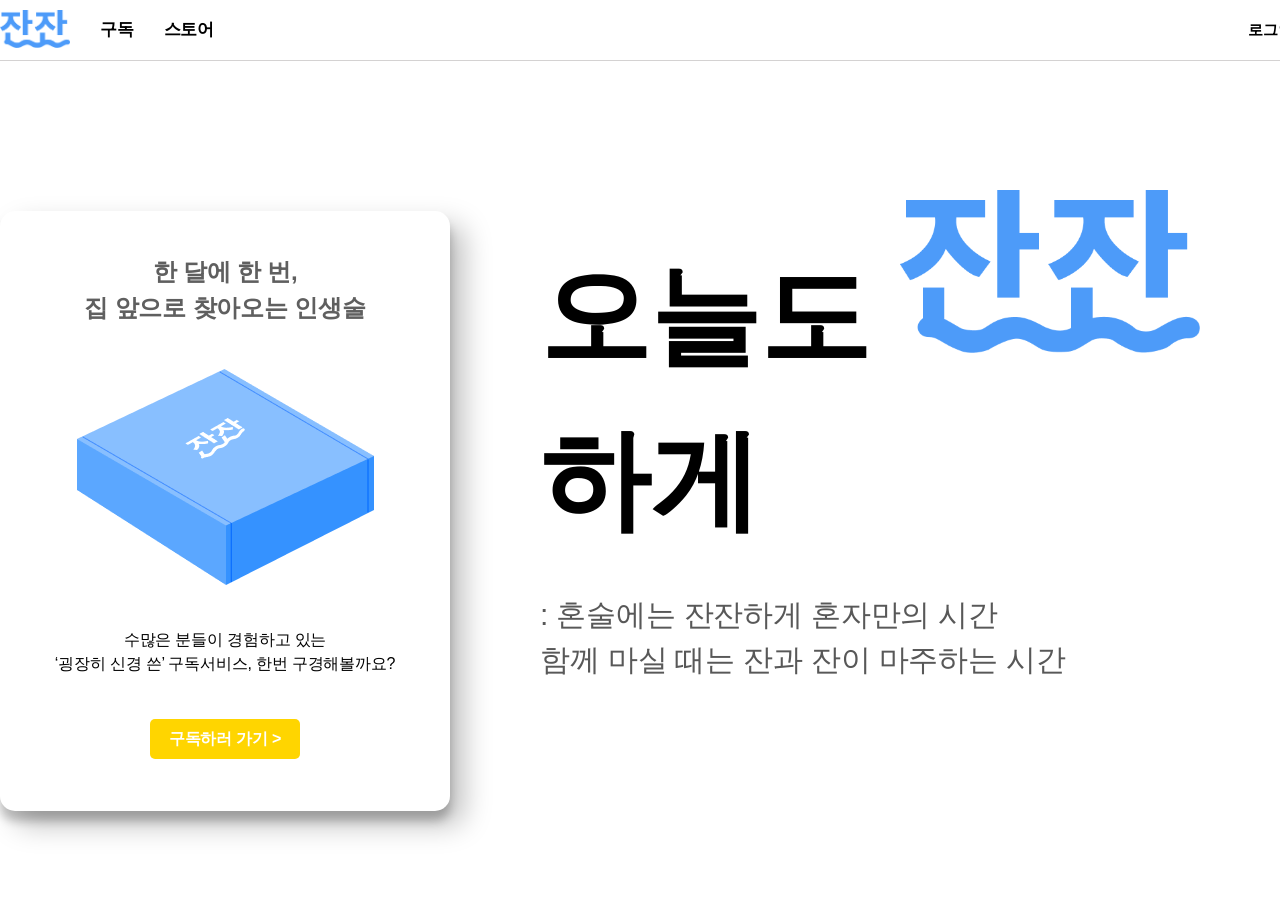
<file: frontWeb/src/main/webapp/project/JanJan/index.html>
<!DOCTYPE html>
<html lang="en">
<head>
    <meta charset="UTF-8">
    <meta name="viewport" content="width=device-width, initial-scale=1.0">
    <link rel="stylesheet" href="./css/reset.css">
    <link rel="stylesheet" href="./css/global.css">
    <link rel="stylesheet" href="./css/main.css">
    <title>잔잔</title>
</head>
<body>
    <div class="wrap">
        <header>
            <!--gnb-->
            <div class="inner">
                <div class="gnb">
                    <div class="gnbL">
                        <ul>
                            <li><a href="index.html"><img src="./img/logo.png" class="logo"></a></li>
                            <li><a href="sub.html">구독</a></li>
                            <li><a href="store.html">스토어</a></li>
                        </ul>
                    </div>
                    <div class="gnbR">
                        <ul>
                            <li><a href="login.html">로그인/회원가입</a></li>
                            <li><a href="bag.html"><img src="./img/bag.png" class="bag"></a></li>
                        </ul>
                    </div>
                </div>
            </div>
        </header>
            <section id="main"><!--여기에 콘텐츠 넣으시면 됩니다.-->

                    <div class="inner">
                        <div class="bgInner">
                            <div class="ment">
                                <h1>오늘도 <img src="./img/bgLogo.png" class="bgImg"> 하게</h1>
                                <h3>: 혼술에는 잔잔하게 혼자만의 시간 <br>
                                    함께 마실 때는 잔과 잔이 마주하는 시간</h3>
                            </div>
     
                            <div class="infoBox">
                                
                                <div class="infoContent">
                                    <h2>한 달에 한 번, <br> 집 앞으로 찾아오는 인생술 </h2>
                                </div>                             
                                <div class="infoContent">
                                    <img src="./img/subBox.png" alt="">
                                </div>
                                <div class="infoContent">
                                    <p>수많은 분들이 경험하고 있는 <br> <strong>‘굉장히 신경 쓴’</strong> 구독서비스,
                                        한번 구경해볼까요?</p>
                                </div>
                                <div class="infoContent">
                                    <div class="subBtn">
                                        <a href="./sub.html">구독하러 가기 ></a>
                                    </div>
                                </div>
                            </div>
                        </div>

                    </div>
   
            </section>
    </div>

</body>
</html>
</file>
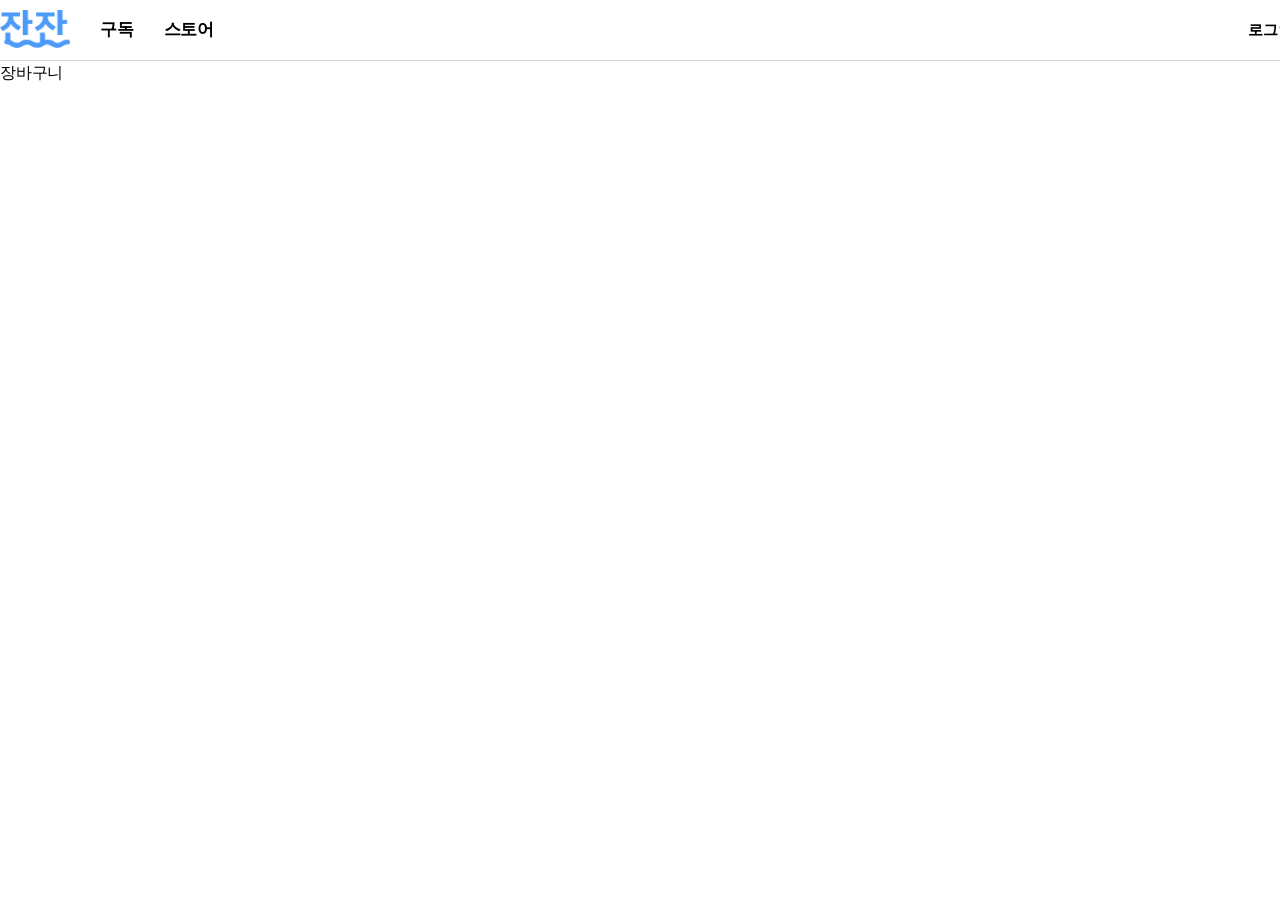
<file: frontWeb/src/main/webapp/project/JanJan/bag.html>
<!DOCTYPE html>
<html lang="en">
<head>
    <meta charset="UTF-8">
    <meta name="viewport" content="width=device-width, initial-scale=1.0">
    <link rel="stylesheet" href="./css/reset.css">
    <link rel="stylesheet" href="./css/global.css">
    
    <title>잔잔</title>
</head>
<body>
    <div class="wrap">
        <header>
            <!--gnb-->
            <div class="inner">
                <div class="gnb">
                    <div class="gnbL">
                        <ul>
                            <li><a href="index.html"><img src="./img/logo.png" class="logo"></a></li>
                            <li><a href="sub.html">구독</a></li>
                            <li><a href="store.html">스토어</a></li>
                        </ul>
                    </div>
                    <div class="gnbR">
                        <ul>
                            <li><a href="login.html">로그인/회원가입</a></li>
                            <li><a href="bag.html"><img src="./img/bag.png" class="bag"></a></li>
                        </ul>
                    </div>
                </div>
            </div>
        </header>
        <div class="inner">
            <section><!--여기에 콘텐츠 넣으시면 됩니다.-->
                장바구니
            </section>
        </div>
    </div>

</body>
</html>
</file>
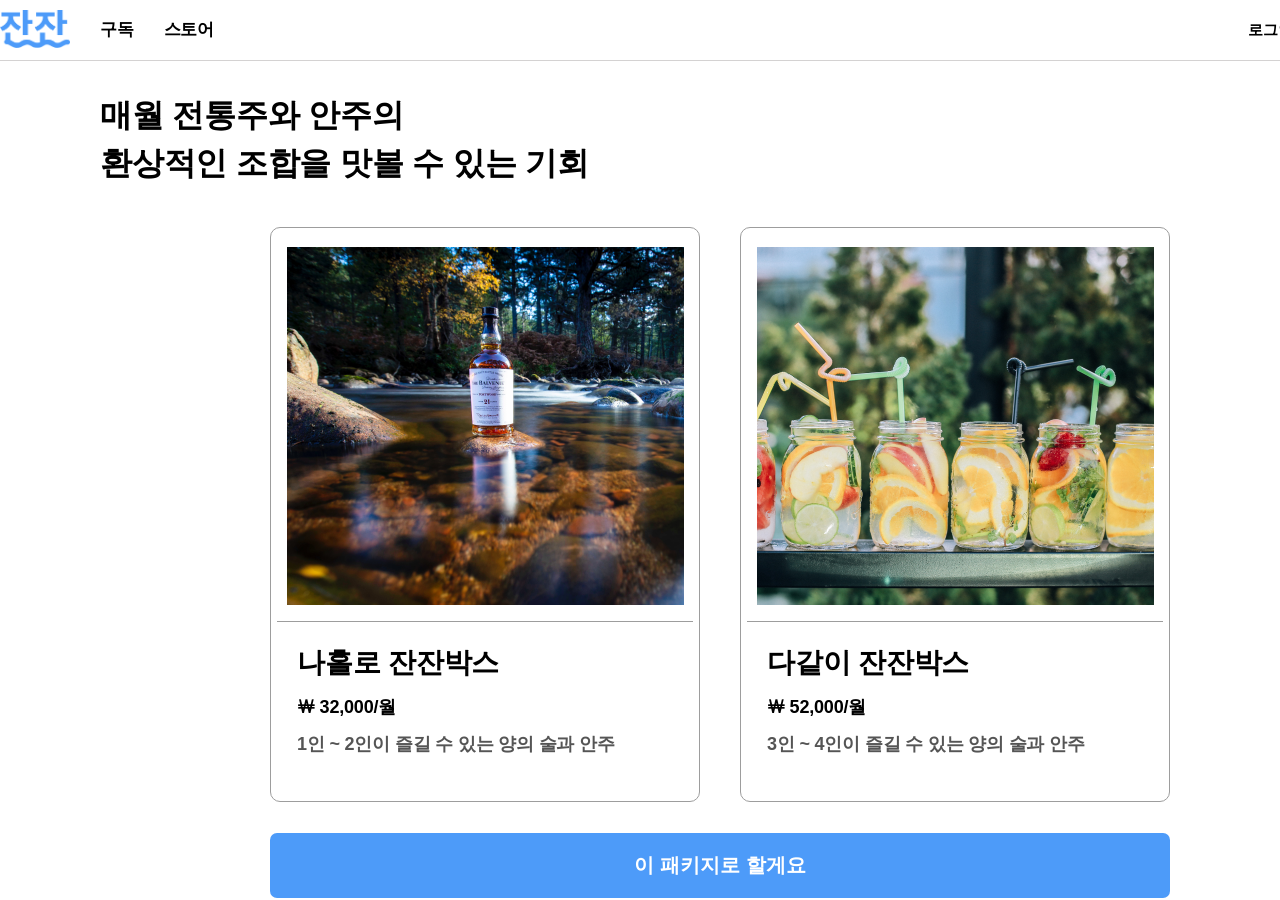
<file: frontWeb/src/main/webapp/project/JanJan/sub.html>
<!DOCTYPE html>
<html lang="en">
<head>
    <meta charset="UTF-8">
    <meta name="viewport" content="width=device-width, initial-scale=1.0">
    <link rel="stylesheet" href="./css/reset.css">
    <link rel="stylesheet" href="./css/global.css">
    <link rel="stylesheet" href="./css/sub.css">
    <title>잔잔</title>
</head>
<body>
    <div class="wrap">
        <header>
            <!--gnb-->
            <div class="inner">
                <div class="gnb">
                    <div class="gnbL">
                        <ul>
                            <li><a href="index.jsp"><img src="./img/logo.png" class="logo"></a></li>
                            <li><a href="sub.html">구독</a></li>
                            <li><a href="store.jsp">스토어</a></li>
                        </ul>
                    </div>
                    <div class="gnbR">
                        <ul>
                            <li><a href="login.jsp">로그인/회원가입</a></li>
                            <li><a href="bag.jsp"><img src="./img/bag.png" class="bag"></a></li>
                        </ul>
                    </div>
                </div>
            </div>
        </header>
        <div class="inner">
            <section class="sub"><!--여기에 콘텐츠 넣으시면 됩니다.-->
                <h1 class="title">매월 전통주와 안주의<br> 환상적인 조합을 맛볼 수 있는 기회</h1>
                <div class="subInner">
                    <div class="selectBox">
                            <button class="aloneBox" type="button" onclick="chPk()" id="aloneBox">
                                <div class="subBg"><img src="./img/alone.png"></div>
                                <div class="packInfo">
                                    <h1>나홀로 잔잔박스</h1>
                                    <h2>￦ 32,000/월</h2>
                                    <p>1인 ~ 2인이 즐길 수 있는 양의 술과 안주  </p>
                                </div>
                            </button>
       
         
                            <button class="partyBox" type="button" onclick="chPk2()" id="partyBox">
                                <div class="subBg"><img src="./img/with.png" alt=""></div>
                                <div class="packInfo">
                                    <h1>다같이 잔잔박스</h1>
                                    <h2>￦ 52,000/월</h2>
                                    <p>3인 ~ 4인이 즐길 수 있는 양의 술과 안주  </p>
                                </div>
                            </button>
                    </div>
                    <div class="packCh">
                        <input onclick="selPk()" type="button" id="selectPk" value="이 패키지로 할게요"></a>
                    </div>
                </div>
            </section>
        </div>
    </div>
    <script src="./js/sub.js"></script>
</body>
</html>
</file>
<file: frontWeb/src/main/webapp/project/JanJan/css/global.css>
.wrap{width: 100%;}
.inner{
    margin: 0 auto;
    width: 1440px;
}
header{
    /* position: sticky; */
    top: 0;
    background-color: white;
    border-bottom: solid 1px rgb(212, 210, 210);
}
.gnb{
    display: flex; 
    align-items: center; 
    height: 60px;
}
.gnbL{
    margin-right: 1004px;
}
.gnbL ul{
    display: flex;
    align-items: center;
}
.gnbL ul li{
    padding-right: 30px;
    font-size: 17px;
    font-weight: 700;
}
.gnbR ul{
    display: flex;
    align-items: center;
}
.gnbR ul li{
    padding-right: 30px;
    font-size: 15px;
    font-weight: 700;
}

.logo{
    width: 70px;
    margin-top: 5px;
}
.bag{
    width: 20px;
    padding-top: 5px;
}
</file>
<file: frontWeb/src/main/webapp/project/JanJan/css/main.css>
.chooseMenu{
    margin-top: 100px;
}
.bgInner{
    display: flex;
    align-items: center;
}
.bgImg{
    width: 300px;
}
.ment{
    position: absolute;
    margin-left: 540px;
   

}
.ment > h1{
    color: black;
    font-size: 110px;
    font-weight: 900;
}
.ment > h3{
    color: rgb(88, 88, 88);
    font-size: 30px;
    letter-spacing:140%;
    margin-top: 30px;
}
.infoBox{
    margin-top: 150px;
    width: 450px;
    height: 600px;
    background-color: white;
    border-radius: 15px;
    box-shadow: 14px 14px 28px rgba(0,0,0,0.25), 0 10px 10px rgba(0,0,0,0.22);
}
.infoContent{
    display: flex;
    justify-content: center;
    align-items: center;
    margin-top: 13px;
}
.infoContent h2{
    text-align: center;
    margin-top: 30px;
    font-weight: 700;
    color: rgb(95, 95, 95);
}
.infoContent img{
    margin-top: 30px;
    margin-bottom: 30px;
}
.infoContent p{
    text-align: center;
}
.subBtn{
    margin-top: 30px;
    display: flex;
    align-items: center;
    justify-content: center;
    width: 150px;
    height: 40px;
    background-color: rgb(255, 213, 0);
    border-radius: 5px;
}
.subBtn a{
    color: white;
    font-size: 16px;
    font-weight: 700;
}
</file>
<file: frontWeb/src/main/webapp/project/JanJan/css/sub.css>
.sub{margin-top: 30px;}
.title{
    font-size: 32px;
    font-weight: 700;
    margin-left: 100px;
}
.subInner{
    margin: 0 auto;
    margin-top: 40px;
    width: 900px;
}
.selectBox{
    display: flex;
}
.aloneBox{
    width: 430px;
    height: 575px;
    border: solid 1px rgb(157, 157, 157);
    border-radius: 10px;
    margin-right: 40px;
    
}
button{background-color: white; display: block; text-align: left;}
.partyBox{
    width: 430px;
    height: 575px;
    border: solid 1px rgb(157, 157, 157);
    border-radius: 10px;
}
.packCh input{
    width: 900px;
    height: 65px;
    margin-top: 31px;
    background-color: #4D9BF9;
    border: none;
    border-radius: 7px;
    font-size: 20px;
    font-weight: 700;
    color: white;

}
.subBg{
    height: 390px;
    margin-top: -40px;
    border-bottom: solid 1px rgb(157, 157, 157);
    display: flex;
    justify-content: center;
    align-items: center;
}
.packInfo{
    margin-left: 20px;
    margin-top: 20px;
}
.packInfo > h1{
    font-size: 28px;
    font-weight: 700;
    padding-bottom: 10px;
}
.packInfo > h2{
    font-size: 18px;
    font-weight: 700;
    padding-bottom: 10px;
}
.packInfo > p{
    font-size: 18px;
    font-weight: 700;
    color: #555555;
}
/* ---------------------success page css------------------------------------ */
.successInner{
    margin: 0 auto;
    margin-top: 80px;
    width: 375px;
}
.coment{
    width: 375px;
    height: 102px;
    background-color: #4D9BF9;
    border-radius: 5px;
    display: flex;
    align-items: center;
    justify-content: center;
    margin-bottom: 20px;
}
.coment > h3{
    font-size: 18px;
    font-weight: 500;
    color:white;
    margin-left: 10px;
}
.infoBox{
    width: 375px;
    border: solid 1px black;
    border-radius: 5px;
    margin-bottom: 20px;
}
.infoBoxInner{
    margin: 0 auto;
    width: 336px ;
}
.infoBoxInner > h3{
    font-size: 18px;
    font-weight: 700;
    padding-top: 15px;
    padding-bottom: 15px;
}
.infoBoxInner > h4{
    font-size: 18px;
    font-weight: 500;
    padding-bottom: 15px;
}
.infoBoxInner > div > p{
    font-size: 15px;
    font-weight: 500;
    padding-top: 15px;
    padding-bottom: 15px;
}
.infoBoxInner > div > h3{
    font-size: 18px;
    font-weight: 700;
    padding-top: 15px;
    padding-bottom: 15px;
}
.subPay{
    display: flex;
    align-items: center;
    justify-content: space-between;
}
</file>
